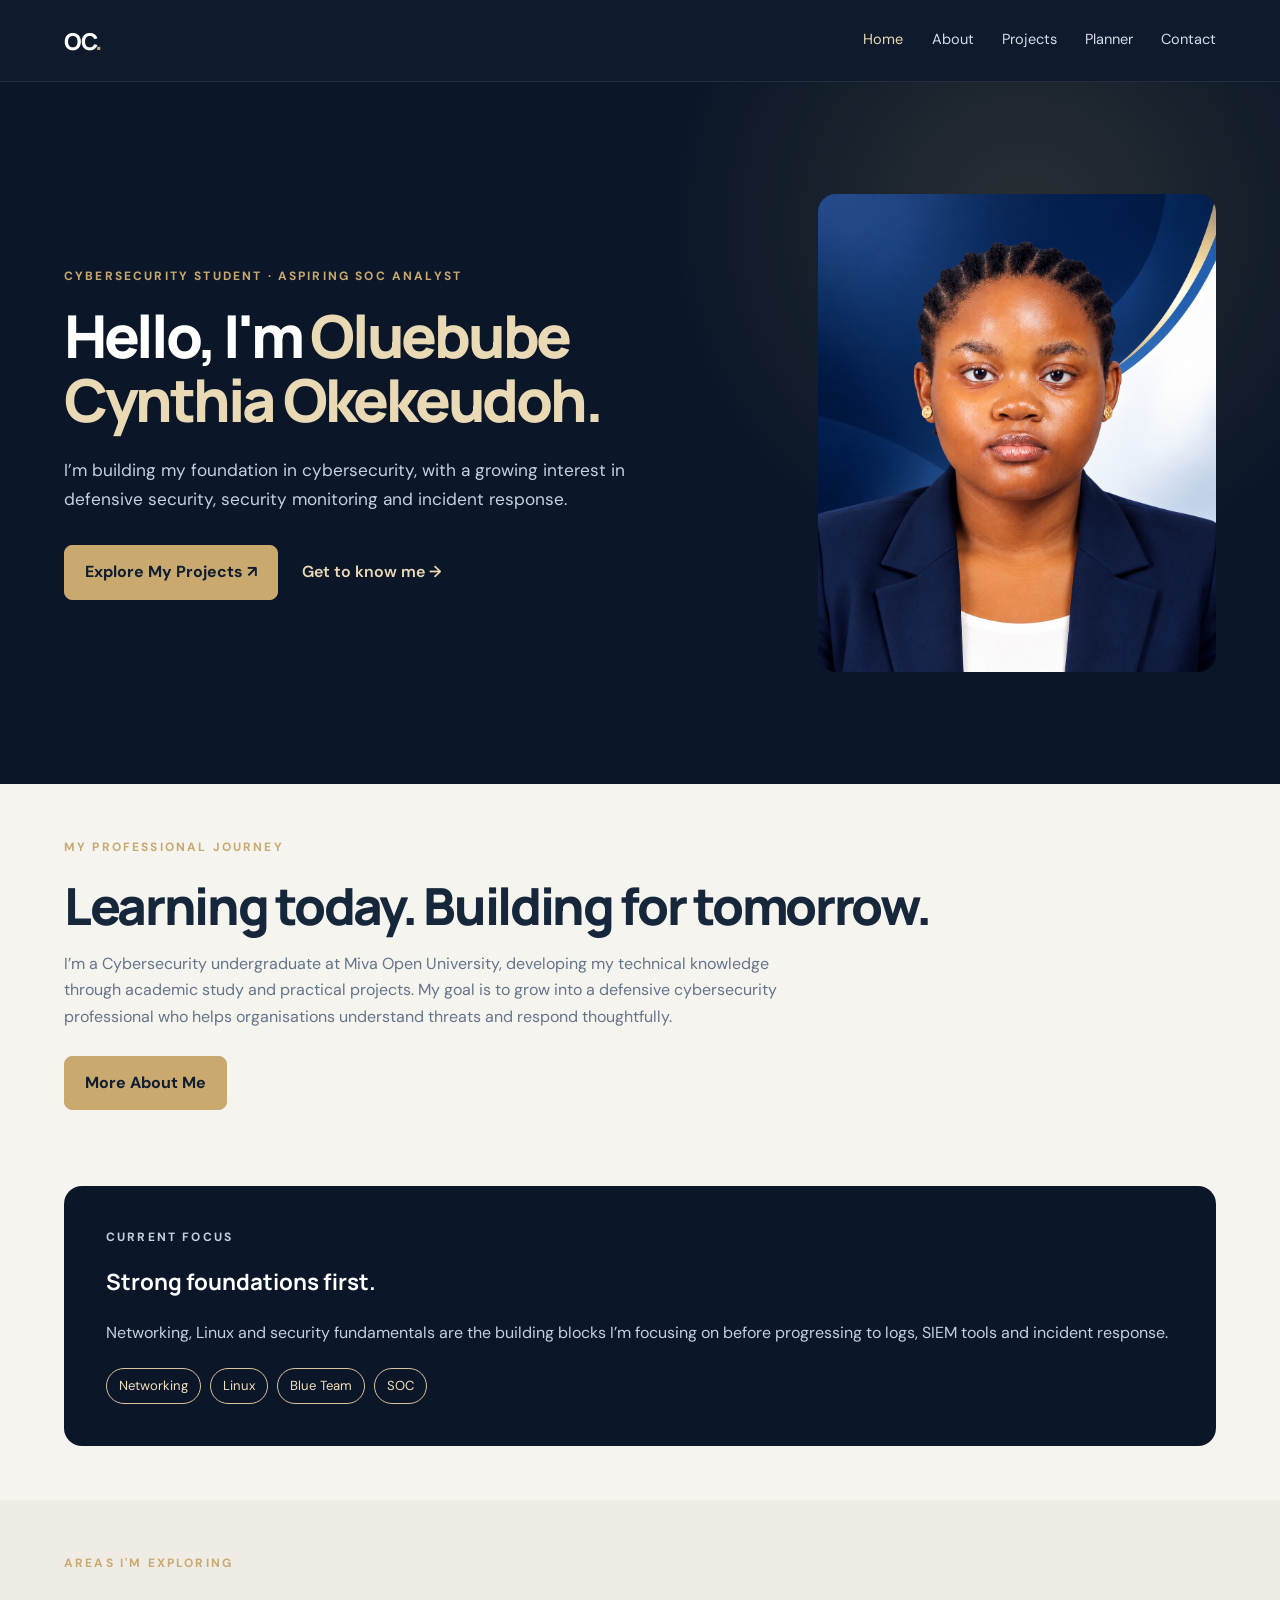
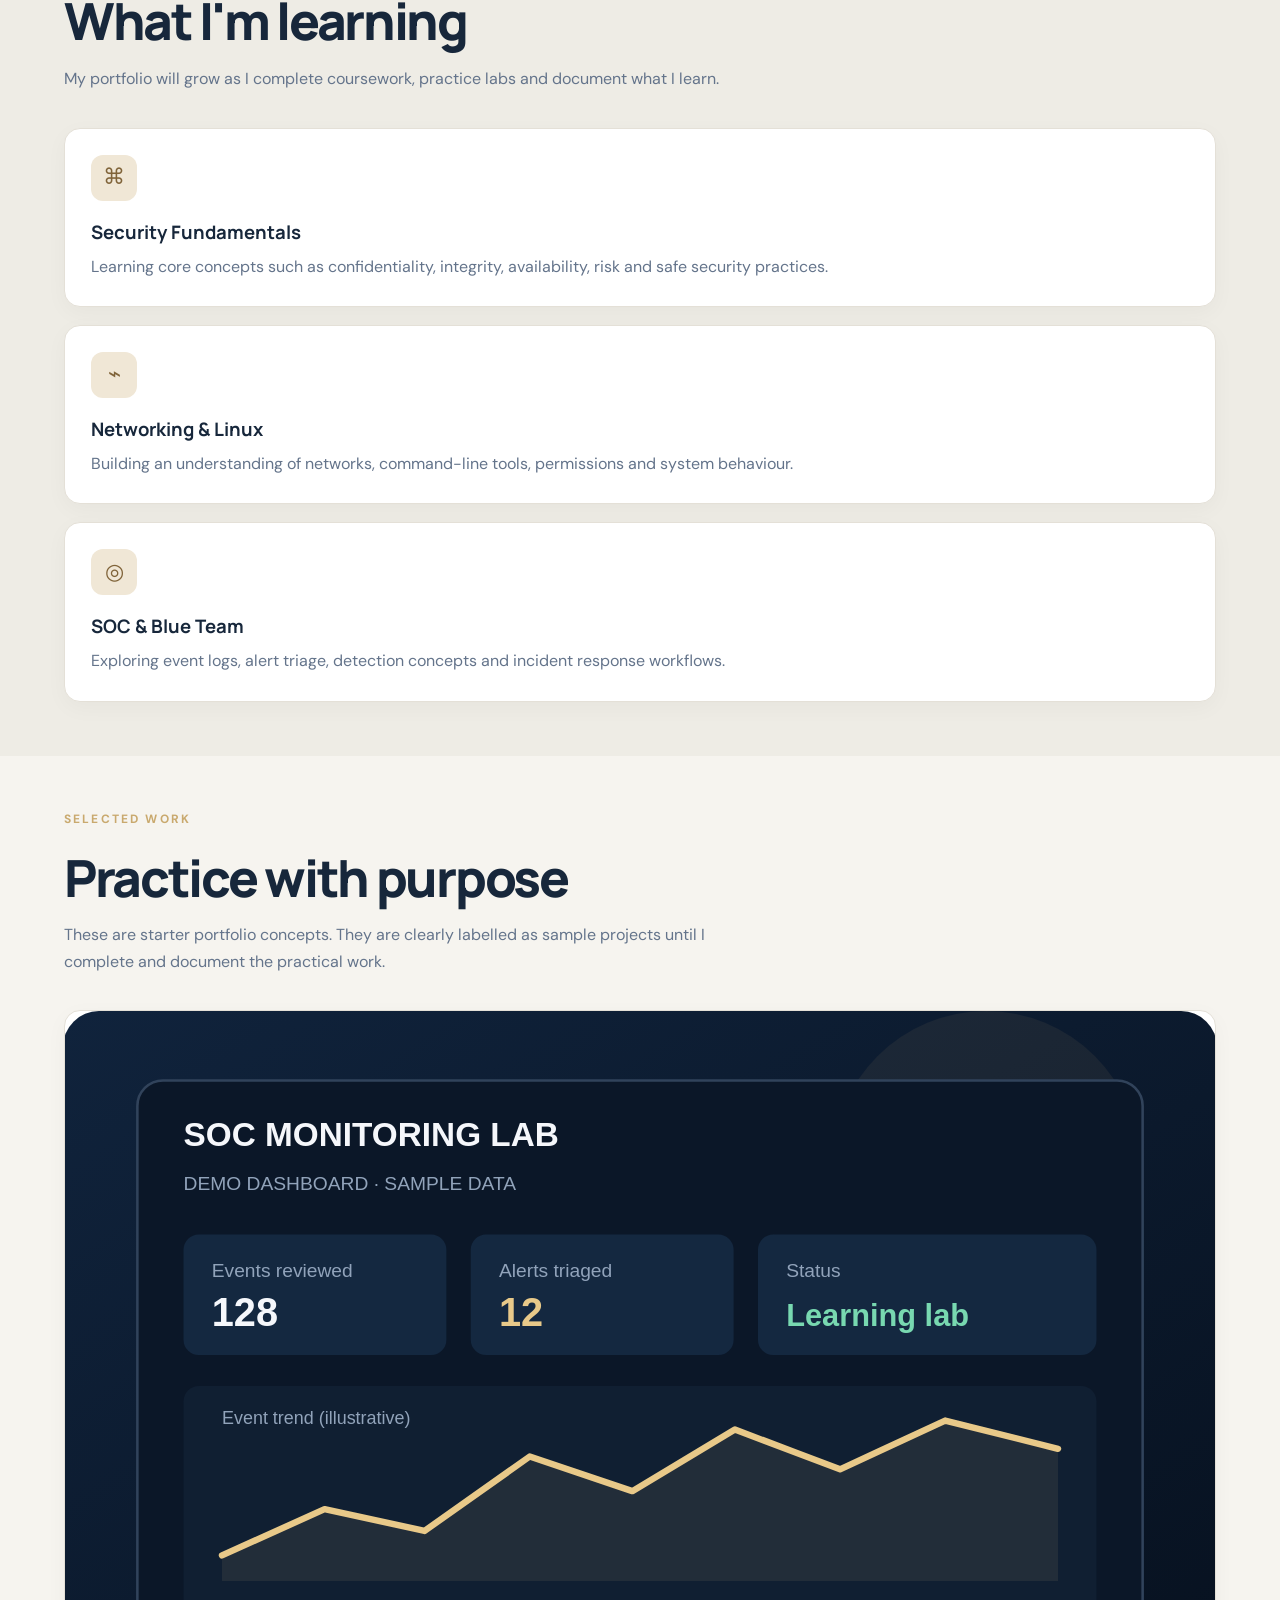
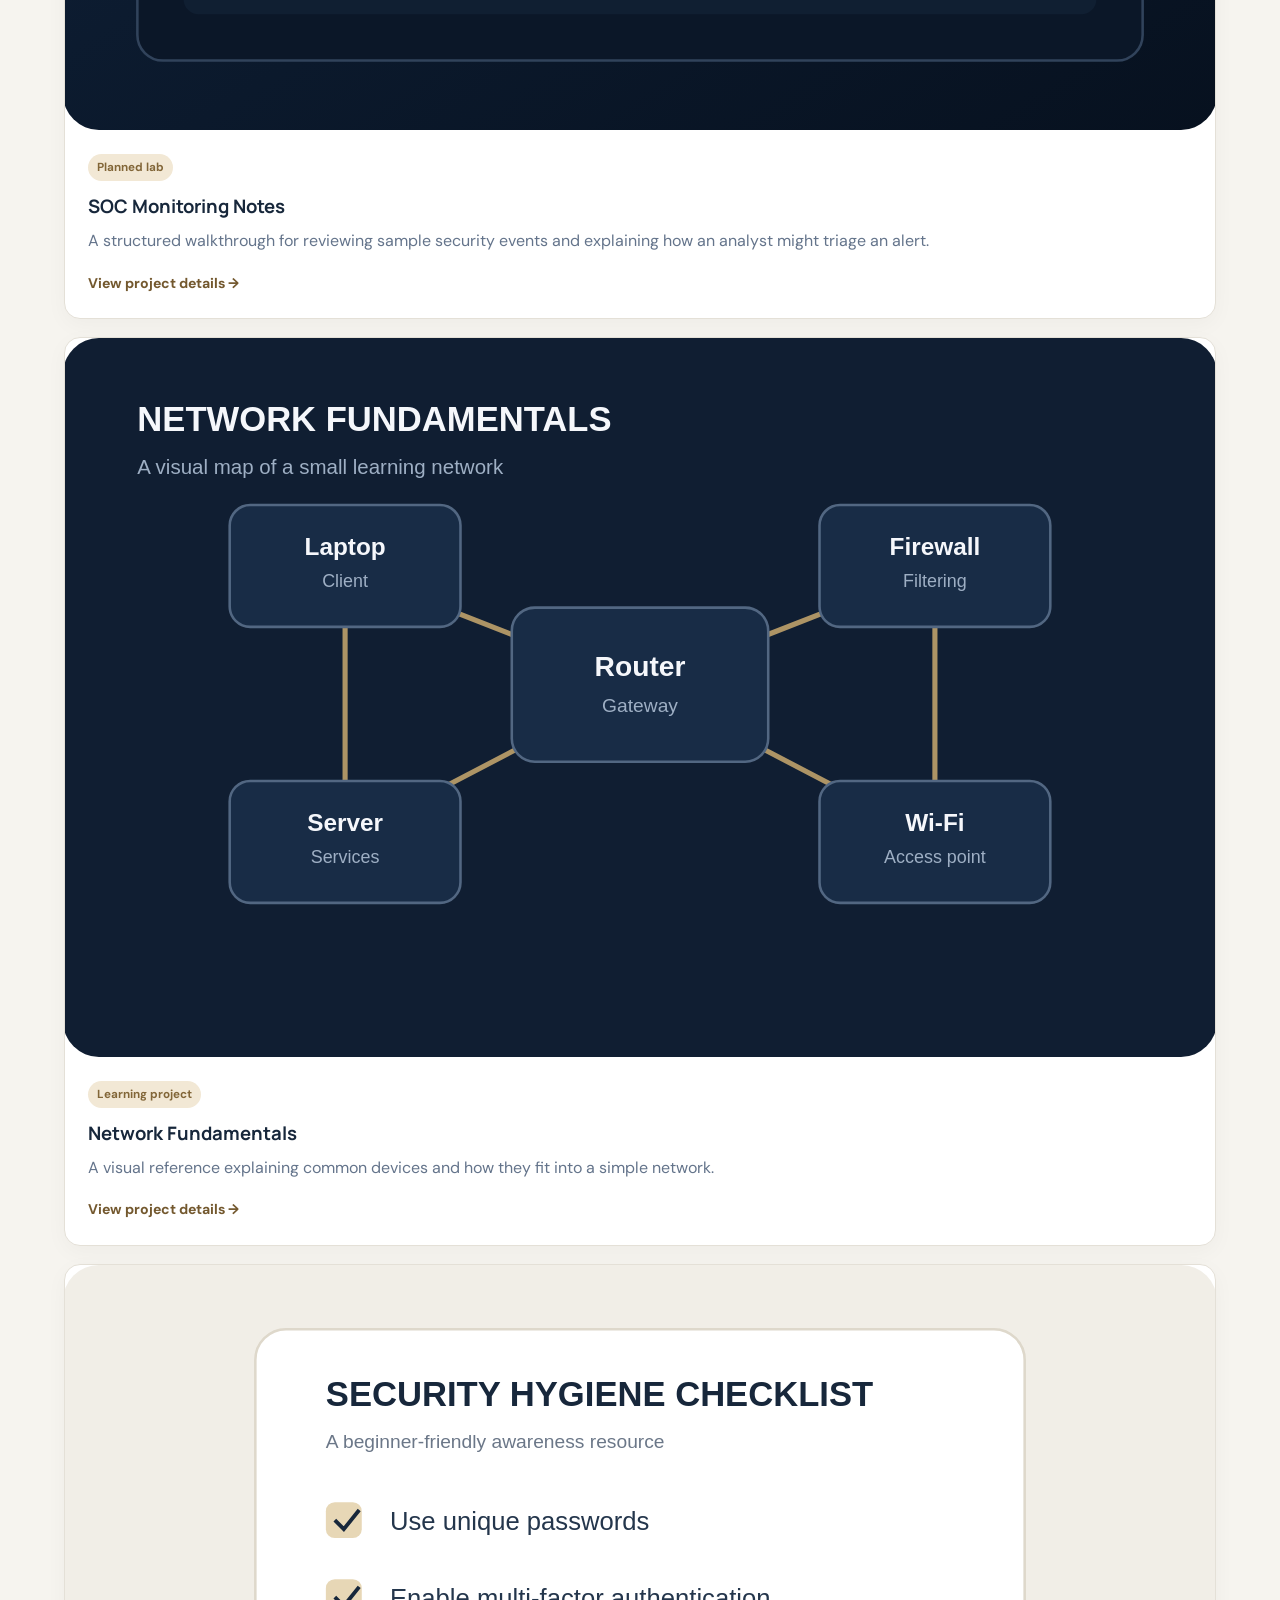
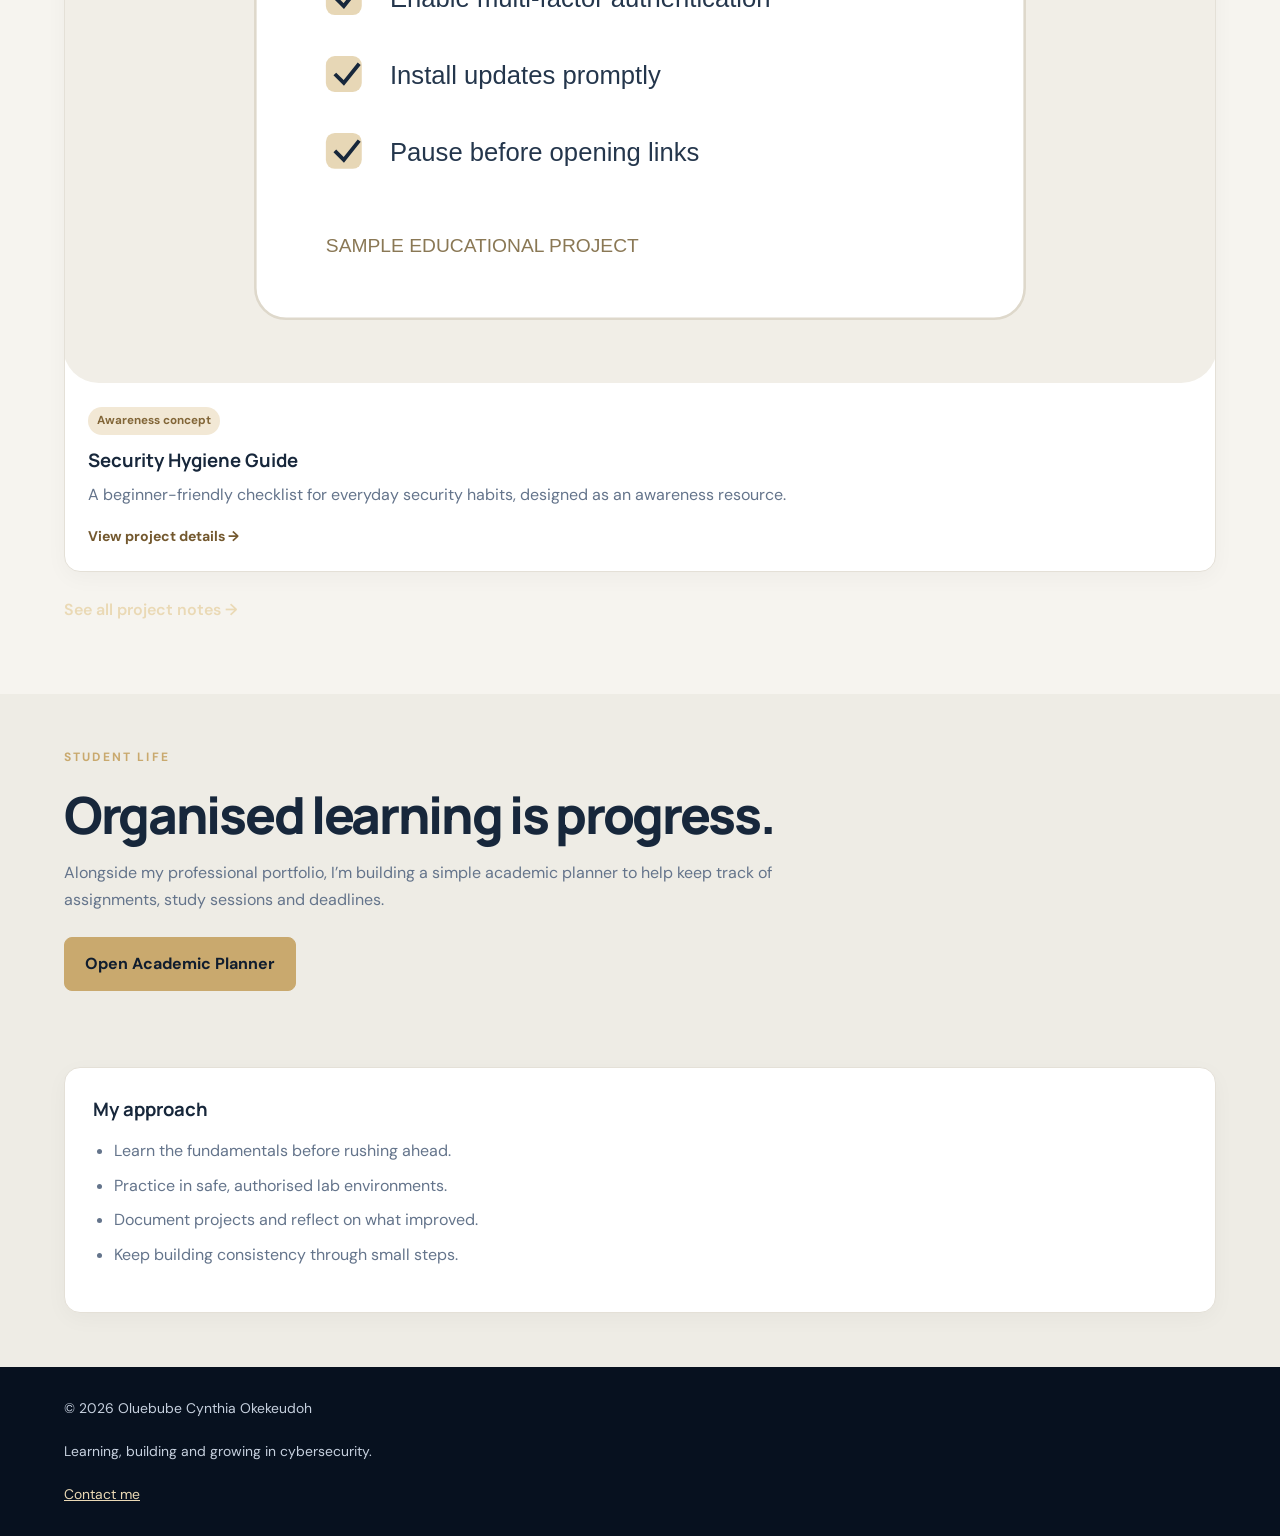
<file: index.html>
<!DOCTYPE html>
<html lang="en">
<head>
  <meta charset="UTF-8"><meta name="viewport" content="width=device-width, initial-scale=1.0">
  <meta name="description" content="Oluebube Cynthia Okekeudoh's student portfolio, cybersecurity learning journey and academic projects.">
  <title>Oluebube Cynthia Okekeudoh | Cybersecurity Portfolio</title>
  <link rel="stylesheet" href="style.css"><script src="script.js" defer></script>
</head>
<body>
<header class="site-header"><a class="brand" href="index.html" aria-label="Oluebube Cynthia Okekeudoh home">OC<span>.</span></a>
<button class="menu-toggle" aria-expanded="false" aria-controls="main-nav">Menu ☰</button>
<nav id="main-nav" aria-label="Main navigation"><a href="index.html" aria-current="page">Home</a><a href="about.html">About</a><a href="projects.html">Projects</a><a href="planner.html">Planner</a><a href="contact.html">Contact</a></nav></header>
<main>
<section class="hero">
  <div class="hero-content fade-in"><p class="eyebrow">CYBERSECURITY STUDENT · ASPIRING SOC ANALYST</p>
  <h1>Hello, I'm <span>Oluebube Cynthia Okekeudoh.</span></h1>
  <p class="hero-description">I’m building my foundation in cybersecurity, with a growing interest in defensive security, security monitoring and incident response.</p>
  <div class="hero-actions"><a class="button" href="projects.html">Explore My Projects ↗</a><a class="text-link" href="about.html">Get to know me →</a></div>
  </div>
  <div class="hero-image fade-in"><img src="images/profile.jpg" alt="Portrait of Oluebube Cynthia Okekeudoh" onerror="this.style.display='none';this.parentElement.insertAdjacentHTML('beforeend','<div class=&quot;initials&quot;>OC</div>')"></div>
</section>
<section class="section"><div class="container split">
  <div><p class="eyebrow">MY PROFESSIONAL JOURNEY</p><h2>Learning today. Building for tomorrow.</h2><p class="section-intro">I’m a Cybersecurity undergraduate at Miva Open University, developing my technical knowledge through academic study and practical projects. My goal is to grow into a defensive cybersecurity professional who helps organisations understand threats and respond thoughtfully.</p><p style="margin-top:26px"><a class="button" href="about.html">More About Me</a></p></div>
  <div class="feature-panel"><p class="eyebrow">CURRENT FOCUS</p><h3>Strong foundations first.</h3><p>Networking, Linux and security fundamentals are the building blocks I’m focusing on before progressing to logs, SIEM tools and incident response.</p><div class="pill-row"><span class="pill">Networking</span><span class="pill">Linux</span><span class="pill">Blue Team</span><span class="pill">SOC</span></div></div>
</div></section>
<section class="section" style="background:#eeece5"><div class="container"><div class="section-head"><p class="eyebrow">AREAS I'M EXPLORING</p><h2>What I'm learning</h2><p class="section-intro">My portfolio will grow as I complete coursework, practice labs and document what I learn.</p></div>
<div class="focus-grid"><article class="focus-card"><div class="icon-box">⌘</div><h3>Security Fundamentals</h3><p>Learning core concepts such as confidentiality, integrity, availability, risk and safe security practices.</p></article><article class="focus-card"><div class="icon-box">⌁</div><h3>Networking & Linux</h3><p>Building an understanding of networks, command-line tools, permissions and system behaviour.</p></article><article class="focus-card"><div class="icon-box">◎</div><h3>SOC & Blue Team</h3><p>Exploring event logs, alert triage, detection concepts and incident response workflows.</p></article></div>
</div></section>
<section class="section"><div class="container"><div class="section-head"><p class="eyebrow">SELECTED WORK</p><h2>Practice with purpose</h2><p class="section-intro">These are starter portfolio concepts. They are clearly labelled as sample projects until I complete and document the practical work.</p></div>
<div class="project-grid"><article class="project-card"><img src="images/project-soc.svg" alt="Illustration of a sample SOC monitoring dashboard"><div class="project-body"><span class="project-tag">Planned lab</span><h3>SOC Monitoring Notes</h3><p>A structured walkthrough for reviewing sample security events and explaining how an analyst might triage an alert.</p><div class="project-links"><a href="projects.html">View project details →</a></div></div></article>
<article class="project-card"><img src="images/project-network.svg" alt="Illustration of a small network diagram"><div class="project-body"><span class="project-tag">Learning project</span><h3>Network Fundamentals</h3><p>A visual reference explaining common devices and how they fit into a simple network.</p><div class="project-links"><a href="projects.html">View project details →</a></div></div></article>
<article class="project-card"><img src="images/project-checklist.svg" alt="Illustration of a cybersecurity hygiene checklist"><div class="project-body"><span class="project-tag">Awareness concept</span><h3>Security Hygiene Guide</h3><p>A beginner-friendly checklist for everyday security habits, designed as an awareness resource.</p><div class="project-links"><a href="projects.html">View project details →</a></div></div></article></div>
<p style="margin-top:25px"><a class="text-link" href="projects.html">See all project notes →</a></p></div></section>
<section class="section" style="background:#eeece5"><div class="container split"><div><p class="eyebrow">STUDENT LIFE</p><h2>Organised learning is progress.</h2><p class="section-intro">Alongside my professional portfolio, I’m building a simple academic planner to help keep track of assignments, study sessions and deadlines.</p><p style="margin-top:24px"><a class="button" href="planner.html">Open Academic Planner</a></p></div><div class="content-card" style="padding:28px"><h3>My approach</h3><ul class="bullet-list"><li>Learn the fundamentals before rushing ahead.</li><li>Practice in safe, authorised lab environments.</li><li>Document projects and reflect on what improved.</li><li>Keep building consistency through small steps.</li></ul></div></div></section>
</main>
<footer class="site-footer"><p>© <span id="current-year"></span> Oluebube Cynthia Okekeudoh</p><p>Learning, building and growing in cybersecurity.</p><p><a href="contact.html">Contact me</a></p></footer>
</body></html>
</file>
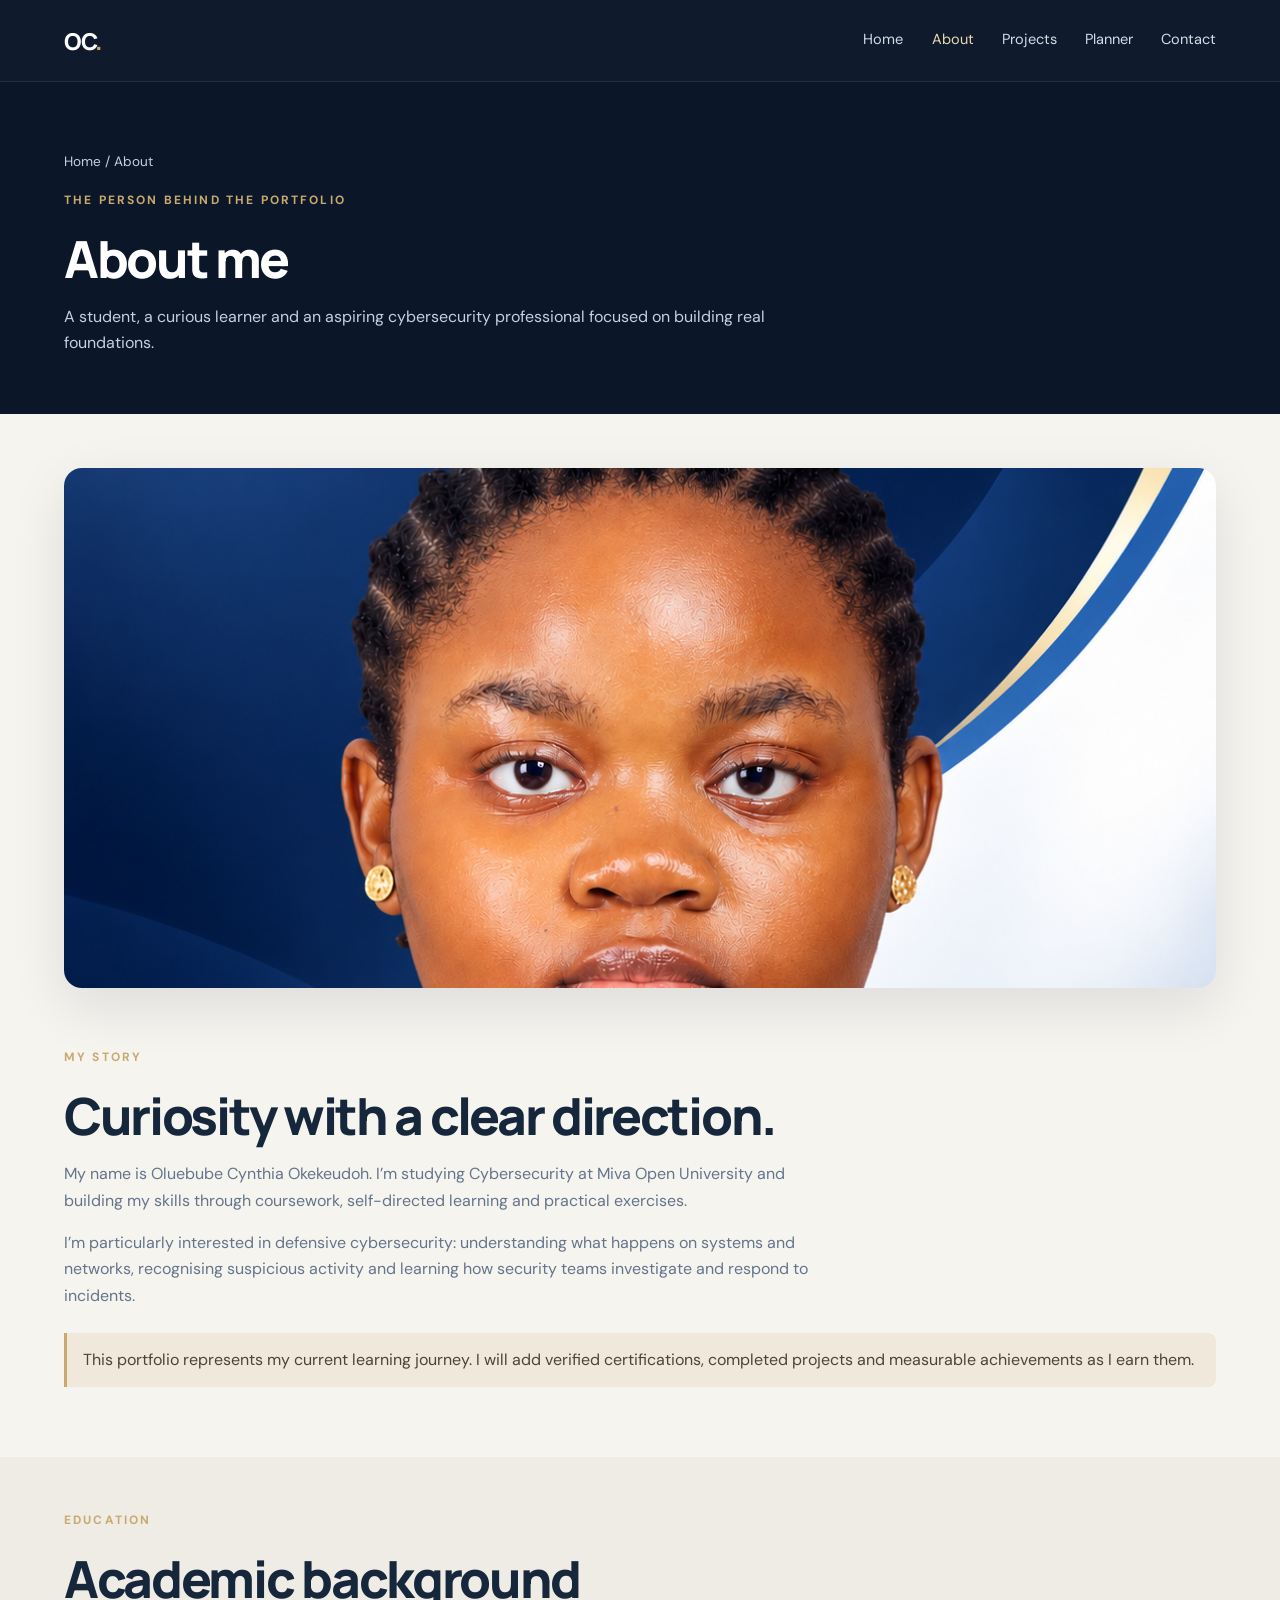
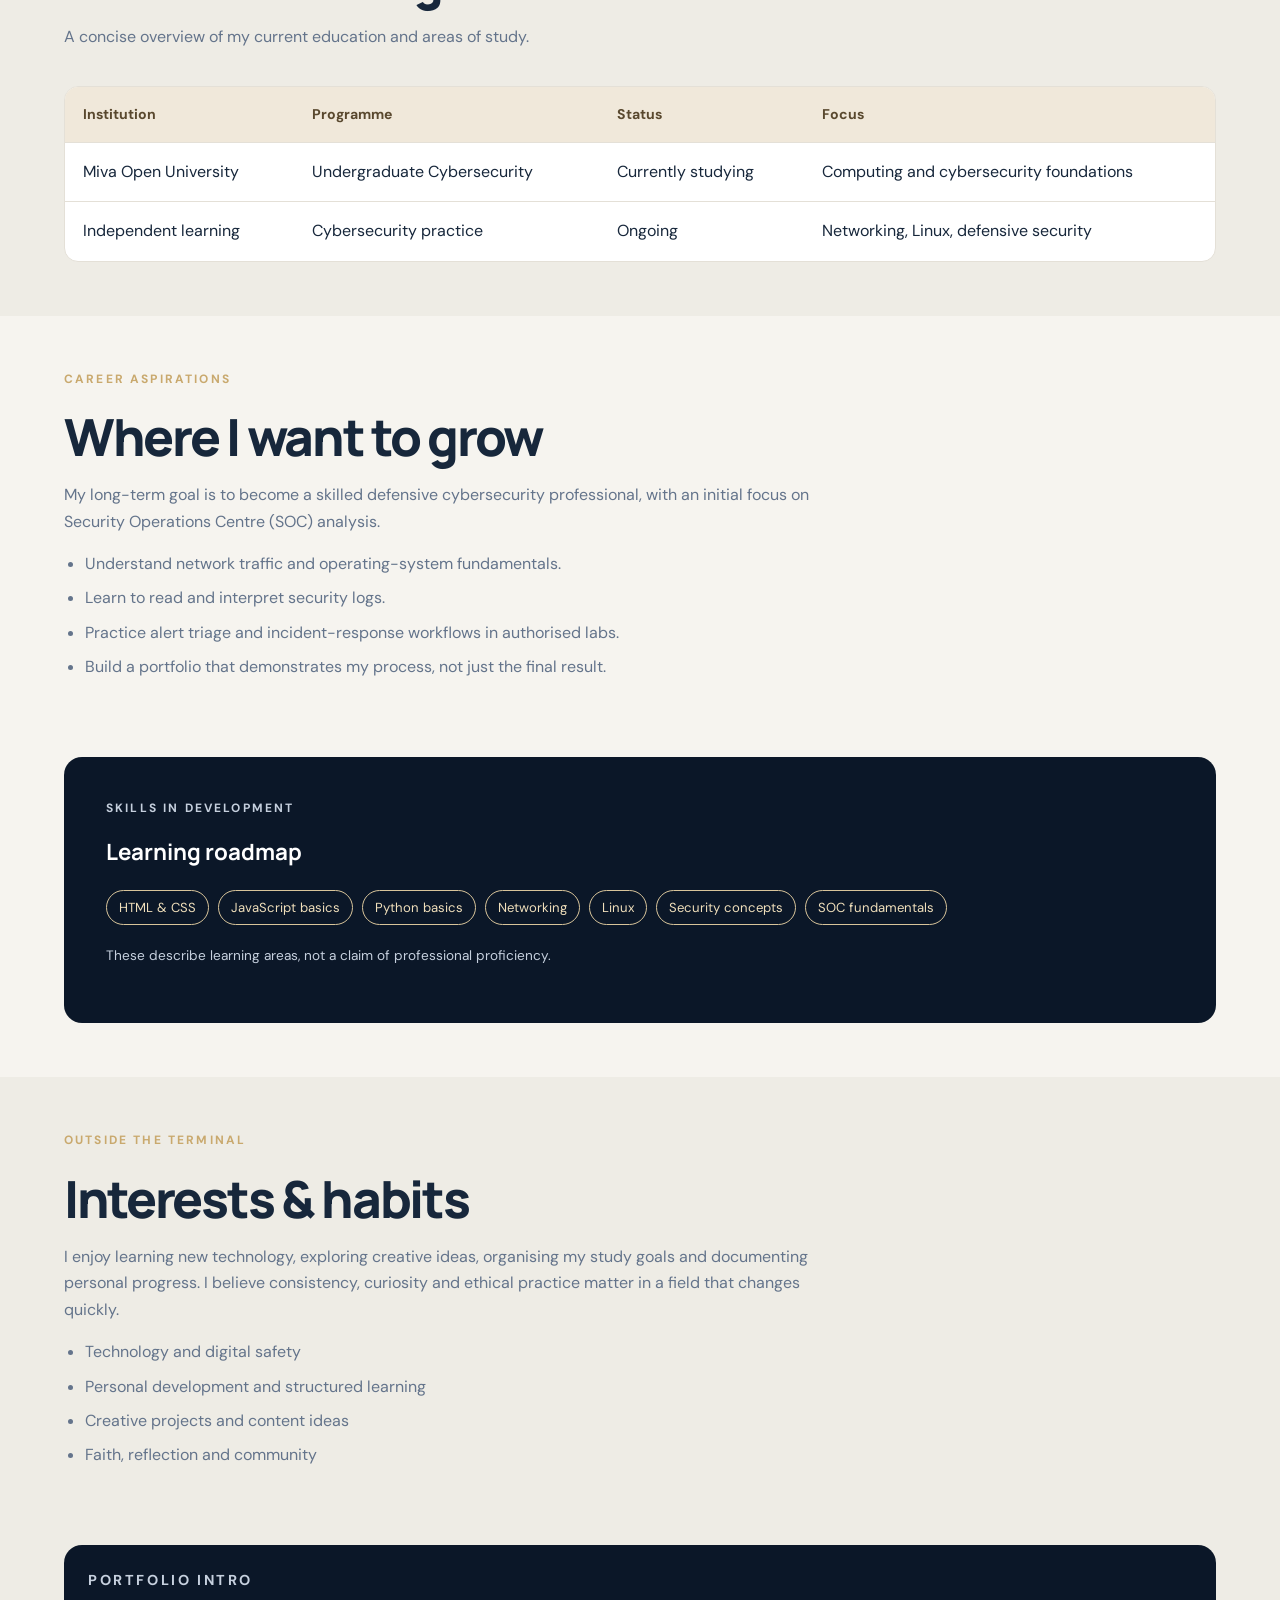
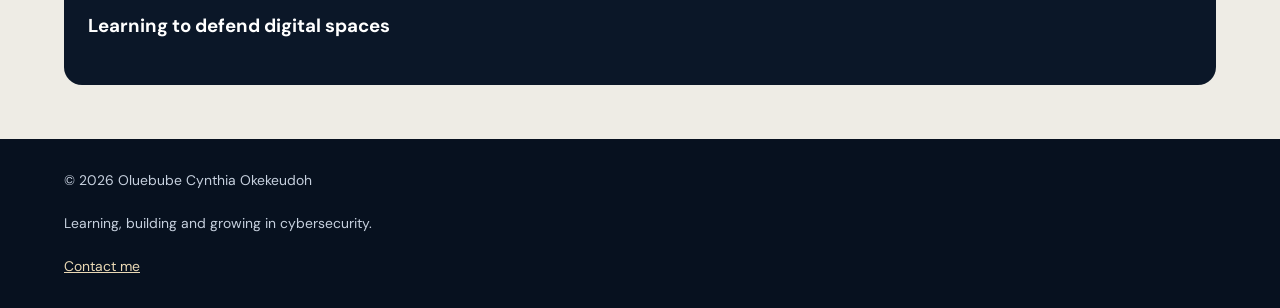
<file: about.html>
<!DOCTYPE html>
<html lang="en"><head><meta charset="UTF-8"><meta name="viewport" content="width=device-width, initial-scale=1.0"><meta name="description" content="About Oluebube Cynthia Okekeudoh, her education, career interests and technical learning."><title>About Me | Oluebube Cynthia Okekeudoh</title><link rel="stylesheet" href="style.css"><script src="script.js" defer></script></head>
<body><header class="site-header"><a class="brand" href="index.html">OC<span>.</span></a><button class="menu-toggle" aria-expanded="false" aria-controls="main-nav">Menu ☰</button><nav id="main-nav" aria-label="Main navigation"><a href="index.html">Home</a><a href="about.html" aria-current="page">About</a><a href="projects.html">Projects</a><a href="planner.html">Planner</a><a href="contact.html">Contact</a></nav></header>
<main><section class="page-heading"><div class="container"><p class="breadcrumb">Home / About</p><p class="eyebrow">THE PERSON BEHIND THE PORTFOLIO</p><h1>About me</h1><p>A student, a curious learner and an aspiring cybersecurity professional focused on building real foundations.</p></div></section>
<section class="section"><div class="container split"><div><img class="about-photo" src="images/profile.jpg" alt="Portrait of Oluebube Cynthia Okekeudoh"></div><div><p class="eyebrow">MY STORY</p><h2>Curiosity with a clear direction.</h2><p class="section-intro">My name is Oluebube Cynthia Okekeudoh. I’m studying Cybersecurity at Miva Open University and building my skills through coursework, self-directed learning and practical exercises.</p><p class="section-intro" style="margin-top:16px">I’m particularly interested in defensive cybersecurity: understanding what happens on systems and networks, recognising suspicious activity and learning how security teams investigate and respond to incidents.</p><p class="notice" style="margin-top:24px">This portfolio represents my current learning journey. I will add verified certifications, completed projects and measurable achievements as I earn them.</p></div></div></section>
<section class="section" style="background:#eeece5"><div class="container"><div class="section-head"><p class="eyebrow">EDUCATION</p><h2>Academic background</h2><p class="section-intro">A concise overview of my current education and areas of study.</p></div><div class="table-wrap"><table><thead><tr><th>Institution</th><th>Programme</th><th>Status</th><th>Focus</th></tr></thead><tbody><tr><td>Miva Open University</td><td>Undergraduate Cybersecurity</td><td>Currently studying</td><td>Computing and cybersecurity foundations</td></tr><tr><td>Independent learning</td><td>Cybersecurity practice</td><td>Ongoing</td><td>Networking, Linux, defensive security</td></tr></tbody></table></div></div></section>
<section class="section"><div class="container split"><div><p class="eyebrow">CAREER ASPIRATIONS</p><h2>Where I want to grow</h2><p class="section-intro">My long-term goal is to become a skilled defensive cybersecurity professional, with an initial focus on Security Operations Centre (SOC) analysis.</p><ul class="bullet-list"><li>Understand network traffic and operating-system fundamentals.</li><li>Learn to read and interpret security logs.</li><li>Practice alert triage and incident-response workflows in authorised labs.</li><li>Build a portfolio that demonstrates my process, not just the final result.</li></ul></div><div class="feature-panel"><p class="eyebrow">SKILLS IN DEVELOPMENT</p><h3>Learning roadmap</h3><div class="pill-row"><span class="pill">HTML & CSS</span><span class="pill">JavaScript basics</span><span class="pill">Python basics</span><span class="pill">Networking</span><span class="pill">Linux</span><span class="pill">Security concepts</span><span class="pill">SOC fundamentals</span></div><p class="small-note" style="color:#c6d0de;margin-top:20px">These describe learning areas, not a claim of professional proficiency.</p></div></div></section>
<section class="section" style="background:#eeece5"><div class="container split"><div><p class="eyebrow">OUTSIDE THE TERMINAL</p><h2>Interests & habits</h2><p class="section-intro">I enjoy learning new technology, exploring creative ideas, organising my study goals and documenting personal progress. I believe consistency, curiosity and ethical practice matter in a field that changes quickly.</p><ul class="bullet-list"><li>Technology and digital safety</li><li>Personal development and structured learning</li><li>Creative projects and content ideas</li><li>Faith, reflection and community</li></ul></div><div class="media-panel"><p class="eyebrow">PORTFOLIO INTRO</p><h3>Learning to defend digital spaces</h3></div></div></section>
</main><footer class="site-footer"><p>© <span id="current-year"></span> Oluebube Cynthia Okekeudoh</p><p>Learning, building and growing in cybersecurity.</p><p><a href="contact.html">Contact me</a></p></footer></body></html>
</file>
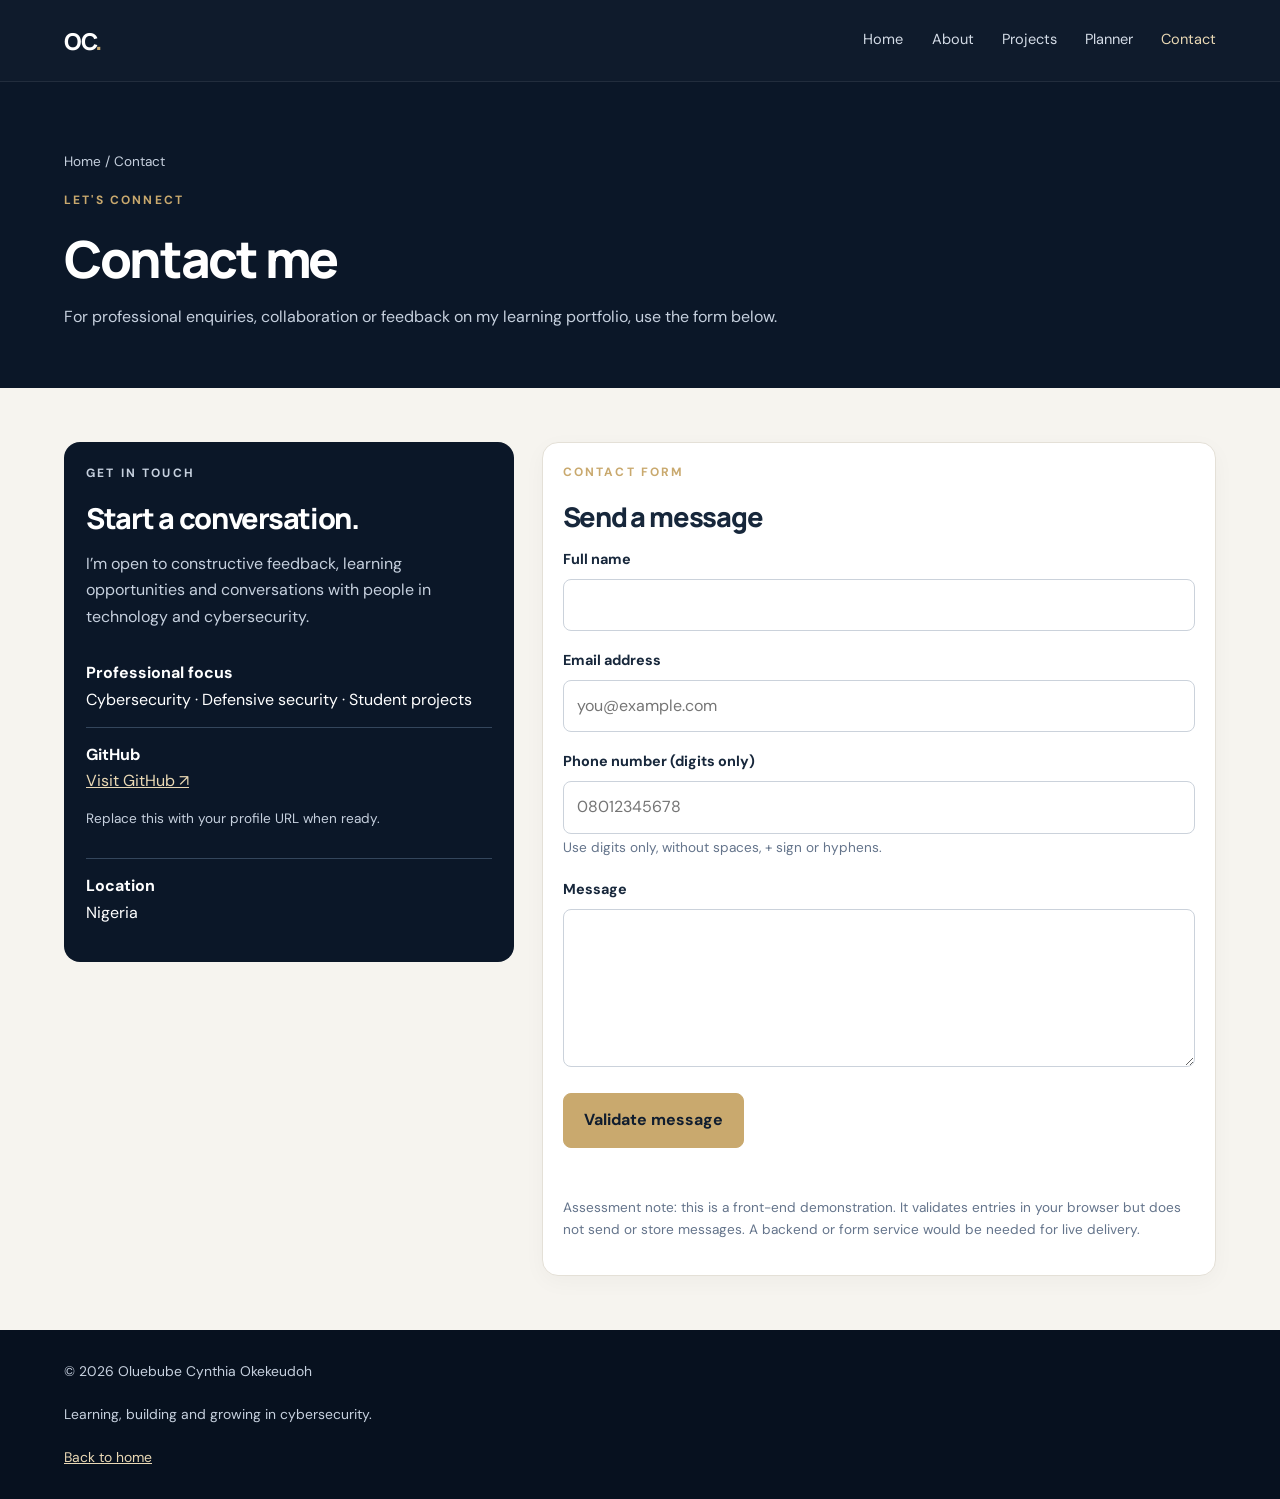
<file: contact.html>
<!DOCTYPE html>
<html lang="en"><head><meta charset="UTF-8"><meta name="viewport" content="width=device-width, initial-scale=1.0"><meta name="description" content="Contact Oluebube Cynthia Okekeudoh about cybersecurity learning and portfolio projects."><title>Contact | Oluebube Cynthia Okekeudoh</title><link rel="stylesheet" href="style.css"><script src="script.js" defer></script></head>
<body><header class="site-header"><a class="brand" href="index.html">OC<span>.</span></a><button class="menu-toggle" aria-expanded="false" aria-controls="main-nav">Menu ☰</button><nav id="main-nav" aria-label="Main navigation"><a href="index.html">Home</a><a href="about.html">About</a><a href="projects.html">Projects</a><a href="planner.html">Planner</a><a href="contact.html" aria-current="page">Contact</a></nav></header>
<main><section class="page-heading"><div class="container"><p class="breadcrumb">Home / Contact</p><p class="eyebrow">LET'S CONNECT</p><h1>Contact me</h1><p>For professional enquiries, collaboration or feedback on my learning portfolio, use the form below.</p></div></section>
<section class="section"><div class="container contact-grid"><aside class="contact-info"><p class="eyebrow">GET IN TOUCH</p><h2 style="font-size:1.8rem">Start a conversation.</h2><p>I’m open to constructive feedback, learning opportunities and conversations with people in technology and cybersecurity.</p><div class="contact-detail"><strong>Professional focus</strong><br><span>Cybersecurity · Defensive security · Student projects</span></div><div class="contact-detail"><strong>GitHub</strong><br><a href="https://github.com/" target="_blank" rel="noopener noreferrer">Visit GitHub ↗</a><p class="small-note" style="color:#c6d0de">Replace this with your profile URL when ready.</p></div><div class="contact-detail"><strong>Location</strong><br><span>Nigeria</span></div></aside>
<form id="contact-form" class="form-card" novalidate><p class="eyebrow">CONTACT FORM</p><h2 style="font-size:1.7rem">Send a message</h2><div class="field"><label for="contact-name">Full name</label><input id="contact-name" name="name" type="text" autocomplete="name" required></div><div class="field"><label for="contact-email">Email address</label><input id="contact-email" name="email" type="email" autocomplete="email" placeholder="you@example.com" required></div><div class="field"><label for="contact-phone">Phone number (digits only)</label><input id="contact-phone" name="phone" type="tel" inputmode="numeric" autocomplete="tel" placeholder="08012345678" required><small class="small-note">Use digits only, without spaces, + sign or hyphens.</small></div><div class="field"><label for="contact-message">Message</label><textarea id="contact-message" name="message" rows="5" maxlength="2000" required></textarea></div><button class="button" type="submit">Validate message</button><p id="contact-status" class="form-message" role="status" aria-live="polite"></p><p class="small-note">Assessment note: this is a front-end demonstration. It validates entries in your browser but does not send or store messages. A backend or form service would be needed for live delivery.</p></form></div></section></main>
<footer class="site-footer"><p>© <span id="current-year"></span> Oluebube Cynthia Okekeudoh</p><p>Learning, building and growing in cybersecurity.</p><p><a href="index.html">Back to home</a></p></footer></body></html>
</file>
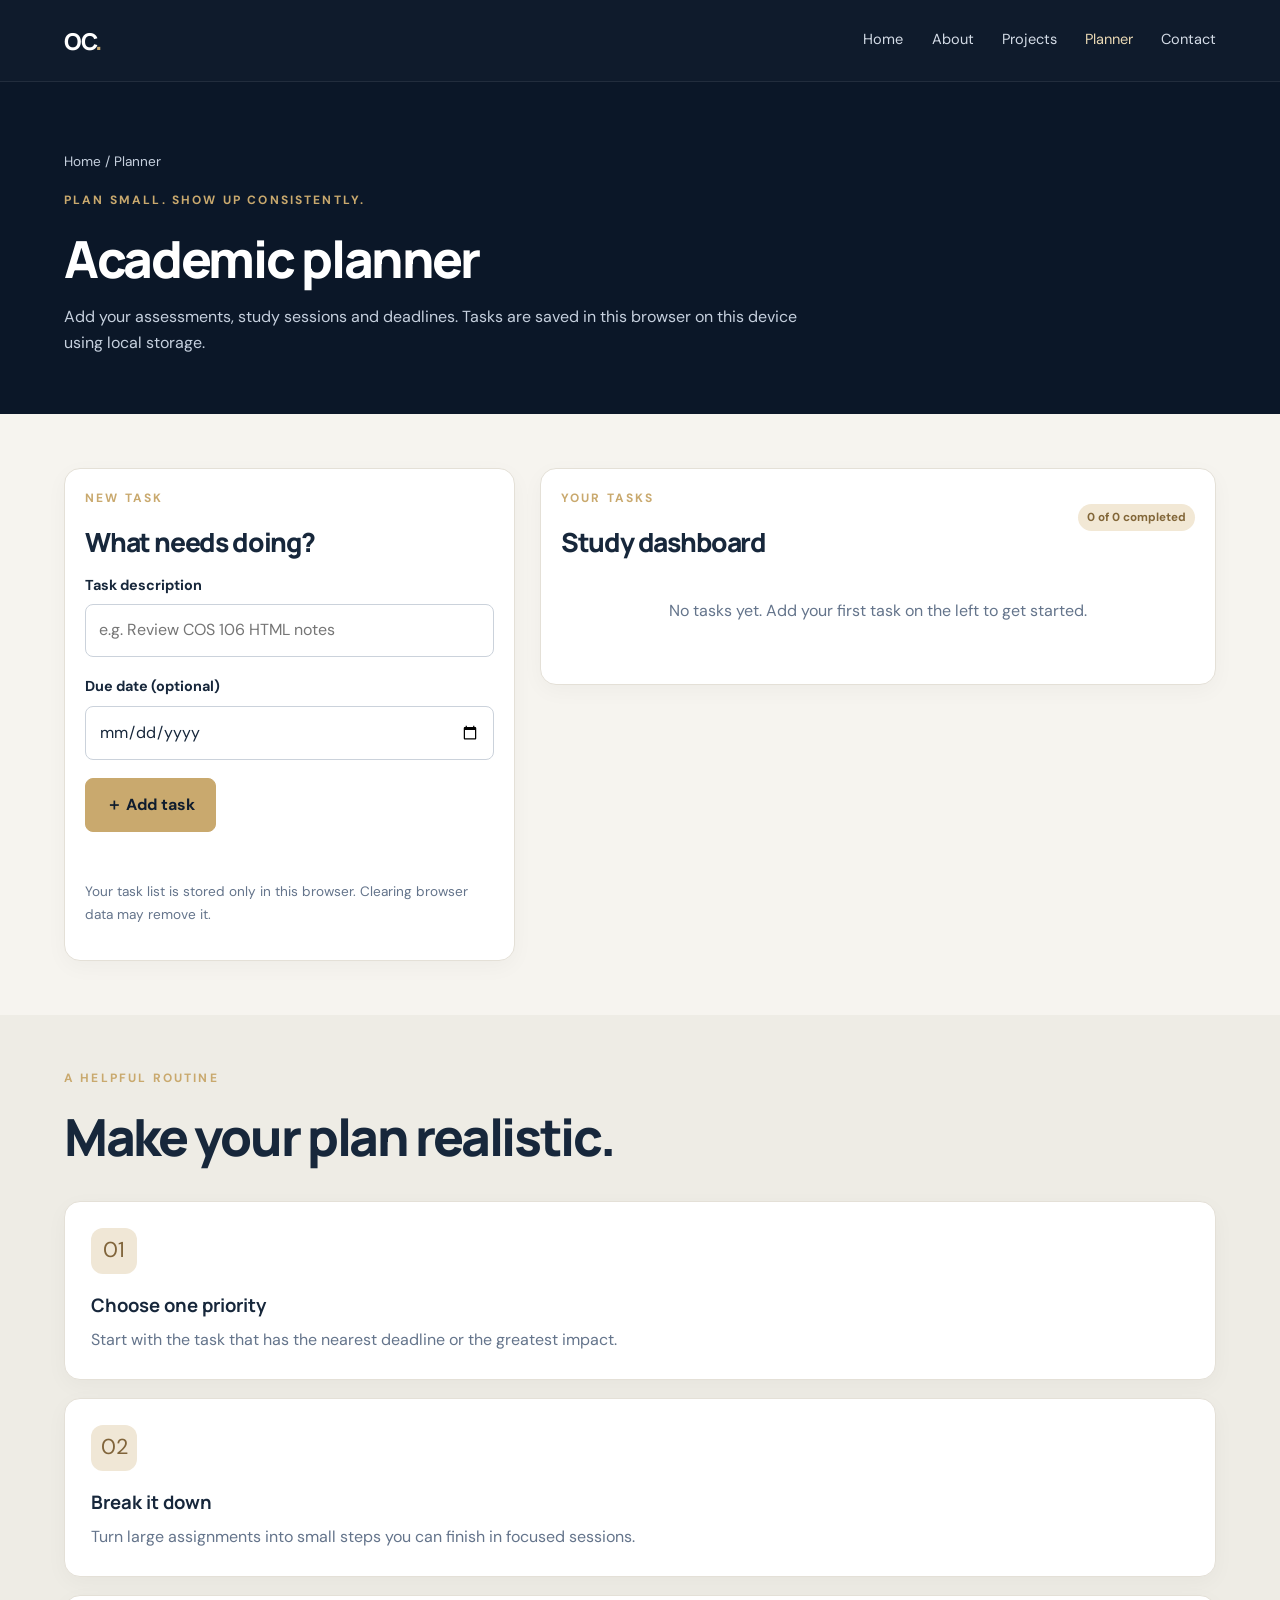
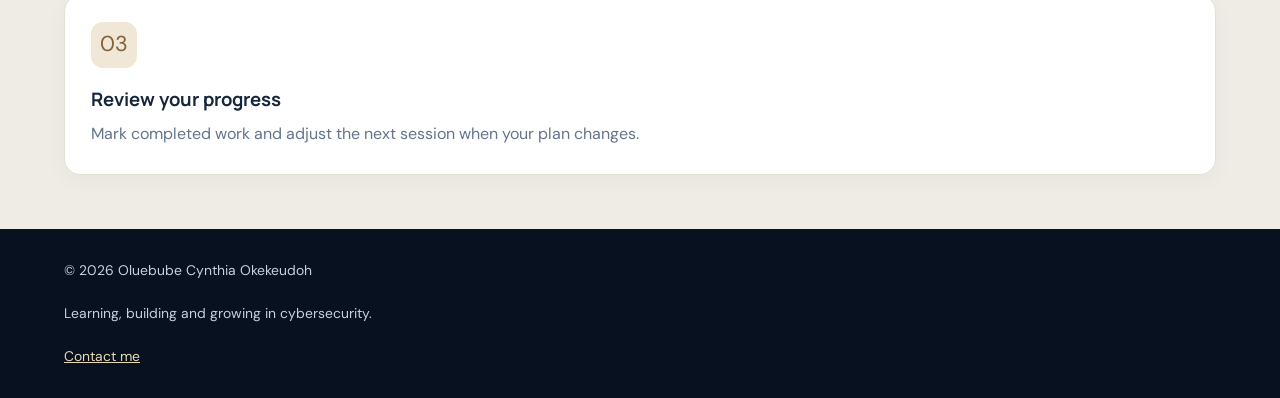
<file: planner.html>
<!DOCTYPE html>
<html lang="en"><head><meta charset="UTF-8"><meta name="viewport" content="width=device-width, initial-scale=1.0"><meta name="description" content="An interactive academic planner for assignments, study sessions and deadlines."><title>Academic Planner | Oluebube Cynthia Okekeudoh</title><link rel="stylesheet" href="style.css"><script src="script.js" defer></script></head>
<body><header class="site-header"><a class="brand" href="index.html">OC<span>.</span></a><button class="menu-toggle" aria-expanded="false" aria-controls="main-nav">Menu ☰</button><nav id="main-nav" aria-label="Main navigation"><a href="index.html">Home</a><a href="about.html">About</a><a href="projects.html">Projects</a><a href="planner.html" aria-current="page">Planner</a><a href="contact.html">Contact</a></nav></header>
<main><section class="page-heading"><div class="container"><p class="breadcrumb">Home / Planner</p><p class="eyebrow">PLAN SMALL. SHOW UP CONSISTENTLY.</p><h1>Academic planner</h1><p>Add your assessments, study sessions and deadlines. Tasks are saved in this browser on this device using local storage.</p></div></section>
<section class="section"><div class="container"><div class="planner-layout"><form id="task-form" class="planner-form"><p class="eyebrow">NEW TASK</p><h2 style="font-size:1.65rem">What needs doing?</h2><div class="field"><label for="task-input">Task description</label><input id="task-input" name="task" type="text" maxlength="180" placeholder="e.g. Review COS 106 HTML notes" required></div><div class="field"><label for="task-date">Due date (optional)</label><input id="task-date" name="due-date" type="date"></div><button class="button" type="submit">＋ Add task</button><p id="planner-message" class="form-message" role="status" aria-live="polite"></p><p class="small-note">Your task list is stored only in this browser. Clearing browser data may remove it.</p></form>
<div class="task-panel"><div style="display:flex;align-items:center;justify-content:space-between;gap:15px;flex-wrap:wrap;margin-bottom:16px"><div><p class="eyebrow">YOUR TASKS</p><h2 style="font-size:1.65rem;margin:0">Study dashboard</h2></div><span id="task-count" class="project-tag">0 completed</span></div><p id="empty-state" class="empty-state">No tasks yet. Add your first task on the left to get started.</p><ul id="task-list" class="task-list" aria-label="Academic tasks"></ul></div></div></div></section>
<section class="section" style="background:#eeece5"><div class="container"><div class="section-head"><p class="eyebrow">A HELPFUL ROUTINE</p><h2>Make your plan realistic.</h2></div><div class="focus-grid"><article class="focus-card"><div class="icon-box">01</div><h3>Choose one priority</h3><p>Start with the task that has the nearest deadline or the greatest impact.</p></article><article class="focus-card"><div class="icon-box">02</div><h3>Break it down</h3><p>Turn large assignments into small steps you can finish in focused sessions.</p></article><article class="focus-card"><div class="icon-box">03</div><h3>Review your progress</h3><p>Mark completed work and adjust the next session when your plan changes.</p></article></div></div></section></main>
<footer class="site-footer"><p>© <span id="current-year"></span> Oluebube Cynthia Okekeudoh</p><p>Learning, building and growing in cybersecurity.</p><p><a href="contact.html">Contact me</a></p></footer></body></html>
</file>
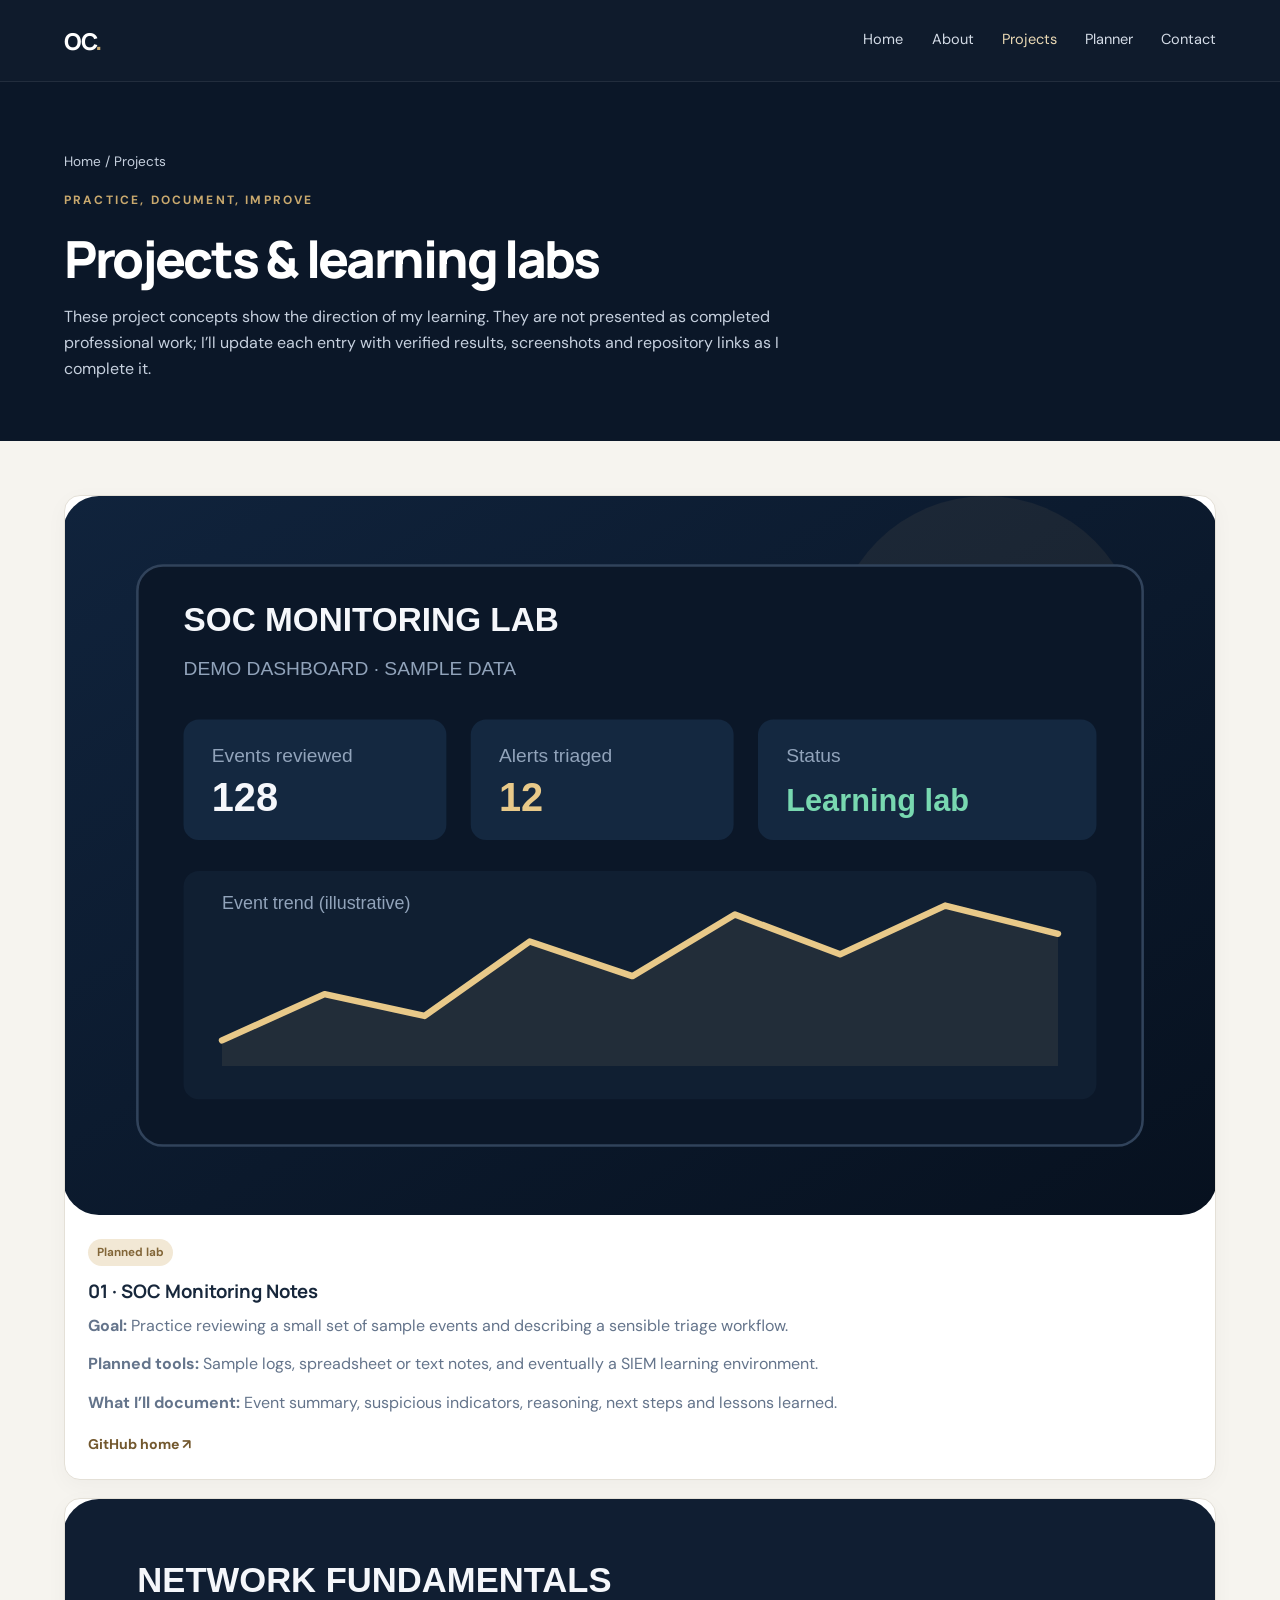
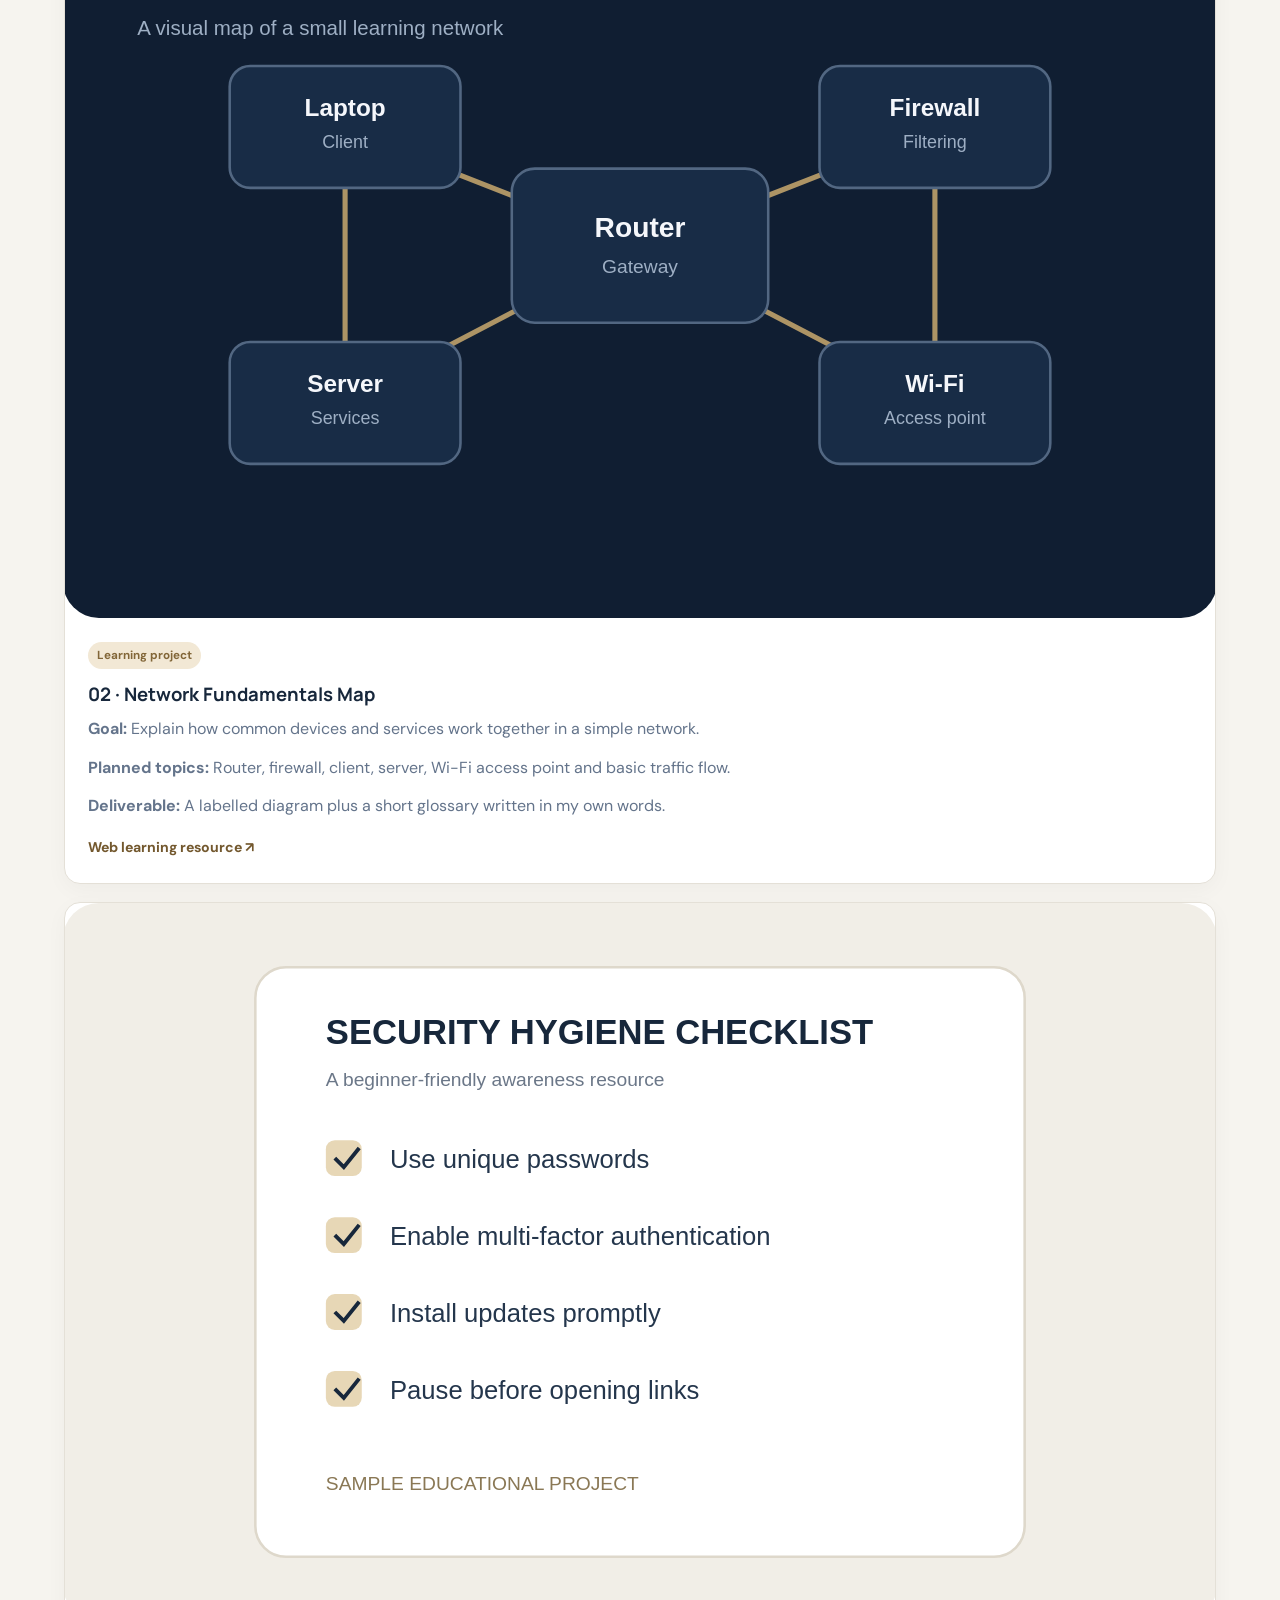
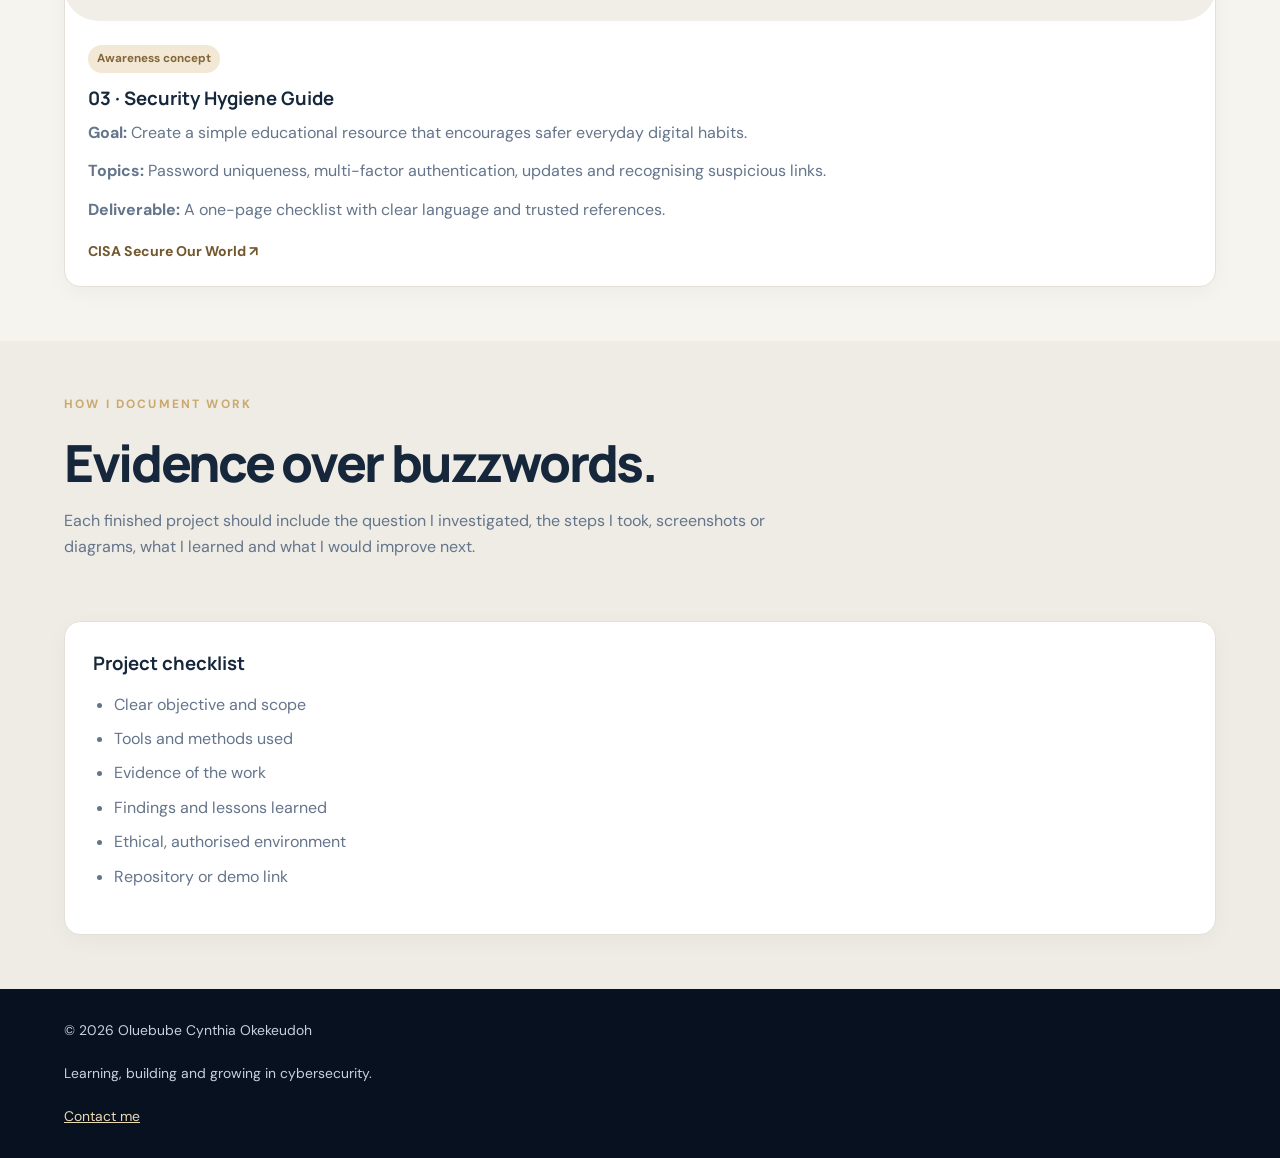
<file: projects.html>
<!DOCTYPE html>
<html lang="en"><head><meta charset="UTF-8"><meta name="viewport" content="width=device-width, initial-scale=1.0"><meta name="description" content="Sample and planned cybersecurity projects by Oluebube Cynthia Okekeudoh."><title>Projects | Oluebube Cynthia Okekeudoh</title><link rel="stylesheet" href="style.css"><script src="script.js" defer></script></head>
<body><header class="site-header"><a class="brand" href="index.html">OC<span>.</span></a><button class="menu-toggle" aria-expanded="false" aria-controls="main-nav">Menu ☰</button><nav id="main-nav" aria-label="Main navigation"><a href="index.html">Home</a><a href="about.html">About</a><a href="projects.html" aria-current="page">Projects</a><a href="planner.html">Planner</a><a href="contact.html">Contact</a></nav></header>
<section><section class="page-heading"><div class="container"><p class="breadcrumb">Home / Projects</p><p class="eyebrow">PRACTICE, DOCUMENT, IMPROVE</p><h1>Projects & learning labs</h1><p>These project concepts show the direction of my learning. They are not presented as completed professional work; I’ll update each entry with verified results, screenshots and repository links as I complete it.</p></div></section>
<div class="section"><div class="container"><article class="project-grid">
<article class="project-card"><img src="images/project-soc.svg" alt="Illustration of a sample SOC monitoring dashboard"><div class="project-body"><span class="project-tag">Planned lab</span><h3>01 · SOC Monitoring Notes</h3><p><strong>Goal:</strong> Practice reviewing a small set of sample events and describing a sensible triage workflow.</p><p style="margin-top:12px"><strong>Planned tools:</strong> Sample logs, spreadsheet or text notes, and eventually a SIEM learning environment.</p><p style="margin-top:12px"><strong>What I’ll document:</strong> Event summary, suspicious indicators, reasoning, next steps and lessons learned.</p><div class="project-links"><a href="https://github.com/" target="_blank" rel="noopener noreferrer">GitHub home ↗</a></div></div></article>
<article class="project-card"><img src="images/project-network.svg" alt="Illustration of a small network diagram"><div class="project-body"><span class="project-tag">Learning project</span><h3>02 · Network Fundamentals Map</h3><p><strong>Goal:</strong> Explain how common devices and services work together in a simple network.</p><p style="margin-top:12px"><strong>Planned topics:</strong> Router, firewall, client, server, Wi-Fi access point and basic traffic flow.</p><p style="margin-top:12px"><strong>Deliverable:</strong> A labelled diagram plus a short glossary written in my own words.</p><div class="project-links"><a href="https://developer.mozilla.org/" target="_blank" rel="noopener noreferrer">Web learning resource ↗</a></div></div></article>
<article class="project-card"><img src="images/project-checklist.svg" alt="Illustration of a cybersecurity hygiene checklist"><div class="project-body"><span class="project-tag">Awareness concept</span><h3>03 · Security Hygiene Guide</h3><p><strong>Goal:</strong> Create a simple educational resource that encourages safer everyday digital habits.</p><p style="margin-top:12px"><strong>Topics:</strong> Password uniqueness, multi-factor authentication, updates and recognising suspicious links.</p><p style="margin-top:12px"><strong>Deliverable:</strong> A one-page checklist with clear language and trusted references.</p><div class="project-links"><a href="https://www.cisa.gov/secure-our-world" target="_blank" rel="noopener noreferrer">CISA Secure Our World ↗</a></div></div></article>
</article></div></div></section>
<section class="section" style="background:#eeece5"><div class="container split"><div><p class="eyebrow">HOW I DOCUMENT WORK</p><h2>Evidence over buzzwords.</h2><p class="section-intro">Each finished project should include the question I investigated, the steps I took, screenshots or diagrams, what I learned and what I would improve next.</p></div><div class="content-card" style="padding:28px"><h3>Project checklist</h3><ul class="bullet-list"><li>Clear objective and scope</li><li>Tools and methods used</li><li>Evidence of the work</li><li>Findings and lessons learned</li><li>Ethical, authorised environment</li><li>Repository or demo link</li></ul></div></div></section></main>
<footer class="site-footer"><p>© <span id="current-year"></span> Oluebube Cynthia Okekeudoh</p><p>Learning, building and growing in cybersecurity.</p><p><a href="contact.html">Contact me</a></p></footer></body></html>
</file>
<file: style.css>
@import url("https://fonts.googleapis.com/css2?family=DM+Sans:wght@400;500;600;700&family=Manrope:wght@400;500;600;700;800&display=swap");
:root {
  --navy: #0b1728;
  --navy2: #12243a;
  --ink: #17273b;
  --muted: #64748b;
  --gold: #c9a96e;
  --gold-light: #ead9b5;
  --paper: #f6f4ef;
  --white: #fff;
  --line: #e4e0d7;
  --green: #26795d;
  --shadow: 0 18px 55px rgba(11, 23, 40, 0.1);
}
* {
  box-sizing: border-box;
}
html {
  scroll-behavior: smooth;
}
body {
  margin: 0;
  background: var(--paper);
  color: var(--ink);
  font-family: "DM Sans", Arial, sans-serif;
  line-height: 1.65;
}
img {
  max-width: 100%;
  display: block;
}
a {
  color: inherit;
}
button,
input,
textarea {
  font: inherit;
}
.site-header {
  min-height: 82px;
  padding: 18px max(5vw, 24px);
  display: flex;
  align-items: center;
  justify-content: space-between;
  gap: 28px;
  background: rgba(11, 23, 40, 0.98);
  color: #fff;
  position: sticky;
  top: 0;
  z-index: 10;
  border-bottom: 1px solid rgba(255, 255, 255, 0.08);
}
.brand {
  font:
    800 1.45rem Manrope,
    sans-serif;
  letter-spacing: -0.06em;
  text-decoration: none;
}
.brand span {
  color: var(--gold);
}
nav {
  display: flex;
  align-items: center;
  gap: clamp(12px, 2.2vw, 30px);
}
nav a {
  text-decoration: none;
  color: #d4dce7;
  font-size: 0.91rem;
  transition: color 0.2s;
}
nav a:hover,
nav a[aria-current="page"] {
  color: var(--gold-light);
}
.menu-toggle {
  display: none;
  border: 1px solid #40516a;
  background: transparent;
  color: white;
  border-radius: 10px;
  padding: 8px 11px;
}
.container {
  width: min(1160px, 90%);
  margin-inline: auto;
}
.hero {
  background:
    radial-gradient(
      circle at 80% 20%,
      rgba(201, 169, 110, 0.16),
      transparent 30%
    ),
    var(--navy);
  color: #fff;
  padding: clamp(60px, 9vw, 112px) max(5vw, 24px);
  display: grid;
  grid-template-columns: 1.25fr 0.75fr;
  gap: clamp(35px, 7vw, 90px);
  align-items: center;
  min-height: 580px;
}
.hero-content {
  max-width: 720px;
}
.eyebrow {
  font-size: 0.75rem;
  letter-spacing: 0.18em;
  font-weight: 700;
  color: var(--gold);
  text-transform: uppercase;
  margin: 0 0 18px;
}
.hero h1 {
  font:
    800 clamp(2.5rem, 5.5vw, 5.1rem)/1.08 Manrope,
    sans-serif;
  letter-spacing: -0.055em;
  margin: 0 0 24px;
}
.hero h1 span {
  color: var(--gold-light);
}
.hero-description {
  color: #c6d0de;
  max-width: 640px;
  font-size: 1.08rem;
}
.hero-actions {
  display: flex;
  align-items: center;
  gap: 24px;
  flex-wrap: wrap;
  margin-top: 32px;
}
.button {
  display: inline-flex;
  align-items: center;
  justify-content: center;
  border: 1px solid var(--gold);
  background: var(--gold);
  color: #101d2e;
  text-decoration: none;
  font-weight: 700;
  padding: 13px 20px;
  border-radius: 8px;
  transition:
    transform 0.2s,
    background 0.2s;
}
.button:hover {
  transform: translateY(-2px);
  background: #ddbd82;
}
.button.secondary {
  background: transparent;
  color: var(--gold-light);
}
.text-link {
  color: var(--gold-light);
  text-decoration: none;
  font-weight: 600;
}
.hero-image {
   position: relative;
   isolation: isolate;
   overflow: hidden;
   padding: 0;
   margin: 0;
  }


  
  


.hero-image:before {
  content: none;
  position: absolute;
  inset: 18px -18px -18px 18px;
  border: 1px solid var(--gold);
  border-radius: 18px;
  pointer-events: none;
  z-index: -1;
}
.hero-image img {
  display: block;
  width: 100%;
  height: 100%;
  object-fit: cover;
  object-position: center 30%;
  border-radius: 18px;
  box-shadow: var(--shadow);
}
  
  
  
  
  
  
  

.hero-image .initials {
  height: 100%;
  display: grid;
  place-items: center;
  background: linear-gradient(145deg, #233d5a, #0b1728);
  border-radius: 18px;
  color: var(--gold);
  font: 800 5rem Manrope;
  position: relative;
}
.section {
  padding: clamp(56px, 8vw, 92px) 0;
}
.section-head {
  max-width: 700px;
  margin-bottom: 35px;
}
.section h2,
.page-heading h1 {
  font:
    800 clamp(2rem, 4vw, 3.4rem)/1.15 Manrope,
    sans-serif;
  letter-spacing: -0.045em;
  margin: 0 0 16px;
}
.section-intro {
  color: var(--muted);
  max-width: 760px;
  margin: 0;
}
.split {
  display: grid;
  grid-template-columns: 1fr 1fr;
  gap: 60px;
  align-items: center;
}
.feature-panel {
  background: var(--navy);
  color: white;
  border-radius: 18px;
  padding: clamp(25px, 4vw, 42px);
}
.feature-panel h3 {
  font: 700 1.4rem Manrope;
  margin-top: 0;
}
.feature-panel p {
  color: #c5cfdd;
}
.pill-row {
  display: flex;
  flex-wrap: wrap;
  gap: 9px;
  margin-top: 22px;
}
.pill {
  border: 1px solid #d8c49a;
  border-radius: 999px;
  padding: 6px 12px;
  font-size: 0.82rem;
  color: #f0dfbb;
}
.focus-grid,
.project-grid,
.stats-grid {
  display: grid;
  grid-template-columns: repeat(3, 1fr);
  gap: 18px;
}
.focus-card,
.project-card,
.content-card {
  background: #fff;
  border: 1px solid var(--line);
  border-radius: 16px;
  overflow: hidden;
  box-shadow: 0 6px 22px rgba(11, 23, 40, 0.035);
}
.focus-card {
  padding: 26px;
}
.icon-box {
  width: 46px;
  height: 46px;
  border-radius: 12px;
  background: #f0e7d6;
  color: #80643a;
  display: grid;
  place-items: center;
  font-size: 1.35rem;
  margin-bottom: 18px;
}
.focus-card h3,
.project-card h3,
.content-card h3 {
  font: 700 1.16rem Manrope;
  margin: 0 0 9px;
}
.focus-card p,
.project-card p,
.content-card p {
  color: var(--muted);
  margin: 0;
}
.project-card img {
  width: 100%;
  aspect-ratio: 16/10;
  object-fit: cover;
}
.project-body {
  padding: 23px;
}
.project-tag {
  display: inline-block;
  color: #826638;
  background: #f2e8d5;
  border-radius: 999px;
  padding: 4px 9px;
  font-size: 0.73rem;
  font-weight: 700;
  margin-bottom: 12px;
}
.project-links {
  display: flex;
  gap: 15px;
  flex-wrap: wrap;
  margin-top: 17px;
}
.project-links a {
  font-size: 0.88rem;
  font-weight: 700;
  color: #73582e;
  text-decoration: none;
}
.project-links a:hover {
  text-decoration: underline;
}
.page-heading {
  padding: 75px 0 58px;
  background: var(--navy);
  color: white;
}
.page-heading .container {
  max-width: 1160px;
}
.page-heading p:not(.eyebrow) {
  color: #c6d0de;
  max-width: 760px;
}
.breadcrumb {
  font-size: 0.85rem;
  color: #aebacc;
  margin-bottom: 18px;
}
.about-photo {
  width: 100%;
  max-height: 520px;
  object-fit: cover;
  object-position: center 25%;
  border-radius: 18px;
  box-shadow: var(--shadow);
}
.bullet-list {
  padding-left: 21px;
  color: var(--muted);
}
.bullet-list li {
  margin: 8px 0;
}
.table-wrap {
  overflow-x: auto;
  border: 1px solid var(--line);
  border-radius: 14px;
  background: white;
}
table {
  border-collapse: collapse;
  width: 100%;
  min-width: 520px;
}
th,
td {
  text-align: left;
  padding: 16px 18px;
  border-bottom: 1px solid var(--line);
}
th {
  background: #f0e8da;
  color: #59482e;
  font-size: 0.88rem;
}
tr:last-child td {
  border-bottom: 0;
}
.media-panel {
  background: var(--navy);
  color: #fff;
  border-radius: 18px;
  padding: 24px;
}
.media-panel video {
  width: 100%;
  border-radius: 12px;
  background: #06101d;
}
.media-panel p {
  color: #c6d0de;
  font-size: 0.9rem;
}
.planner-layout {
  display: grid;
  grid-template-columns: 0.8fr 1.2fr;
  gap: 25px;
  align-items: start;
}
.planner-form,
.task-panel,
.form-card {
  background: white;
  border: 1px solid var(--line);
  border-radius: 16px;
  padding: 25px;
  box-shadow: 0 6px 22px rgba(11, 23, 40, 0.035);
}
label {
  display: block;
  font-weight: 700;
  font-size: 0.9rem;
  margin: 0 0 7px;
}
input,
textarea,
select {
  width: 100%;
  padding: 12px 13px;
  border: 1px solid #cbd2db;
  border-radius: 8px;
  background: #fff;
  color: var(--ink);
  outline: none;
}
input:focus,
textarea:focus,
select:focus {
  border-color: #a98549;
  box-shadow: 0 0 0 3px rgba(201, 169, 110, 0.18);
}
.field {
  margin-bottom: 18px;
}
.form-message {
  min-height: 25px;
  font-size: 0.88rem;
  margin-top: 10px;
}
.form-message.error {
  color: #a22d2d;
}
.form-message.success {
  color: var(--green);
}
.task-list {
  list-style: none;
  margin: 0;
  padding: 0;
  display: grid;
  gap: 11px;
}
.task-item {
  display: flex;
  align-items: flex-start;
  gap: 12px;
  padding: 14px;
  border: 1px solid var(--line);
  border-radius: 10px;
  background: #fff;
}
.task-item input[type="checkbox"] {
  width: 18px;
  height: 18px;
  margin-top: 4px;
  accent-color: #26795d;
}
.task-text {
  flex: 1;
  overflow-wrap: anywhere;
}
.task-text.completed {
  text-decoration: line-through;
  color: #7a8797;
}
.task-meta {
  font-size: 0.78rem;
  color: var(--muted);
  display: block;
}
.delete-task {
  border: 0;
  background: #f8e9e7;
  color: #922f2a;
  padding: 7px 10px;
  border-radius: 7px;
  cursor: pointer;
}
.empty-state {
  color: var(--muted);
  padding: 24px 0;
  text-align: center;
}
.contact-grid {
  display: grid;
  grid-template-columns: 0.8fr 1.2fr;
  gap: 28px;
  align-items: start;
}
.contact-info {
  background: var(--navy);
  color: white;
  border-radius: 16px;
  padding: 28px;
}
.contact-info p {
  color: #c6d0de;
}
.contact-info a {
  color: var(--gold-light);
}
.contact-detail {
  padding: 14px 0;
  border-bottom: 1px solid #34465c;
}
.contact-detail:last-child {
  border-bottom: 0;
}
.site-footer {
  background: #07111f;
  color: #c6d0de;
  padding: 30px max(5vw, 24px);
  display: flex;
  justify-content: space-between;
  gap: 20px;
  flex-wrap: wrap;
  font-size: 0.87rem;
}
.site-footer p {
  margin: 0;
}
.site-footer a {
  color: var(--gold-light);
}
.notice {
  padding: 14px 16px;
  border-left: 3px solid var(--gold);
  background: #f0e8da;
  color: #4d4435;
  border-radius: 0 8px 8px 0;
}
.small-note {
  font-size: 0.85rem;
  color: var(--muted);
}
.fade-in {
  animation: fadeUp 0.65s ease both;
}
@keyframes fadeUp {
  from {
    opacity: 0;
    transform: translateY(14px);
  }
  to {
    opacity: 1;
    transform: translateY(0);
  }
}
@media (max-width: 850px) {
  .hero {
    grid-template-columns: 1fr 0.65fr;
  }
  .hero-image {
    width: min(100%, 280px);
  }
  .focus-grid,
  .project-grid,
  .stats-grid {
    grid-template-columns: repeat(2, 1fr);
  }
  .split {
    gap: 30px;
  }
  .planner-layout,
  .contact-grid {
    grid-template-columns: 1fr;
  }
}
@media (max-width: 640px) {
  .site-header {
    min-height: 72px;
    flex-wrap: wrap;
  }
  .menu-toggle {
    display: block;
  }
  nav {
    display: none;
    order: 3;
    flex-direction: column;
    align-items: stretch;
    width: 100%;
    gap: 0;
    padding-top: 8px;
  }
  nav.open {
    display: flex;
  }
  nav a {
    padding: 12px 0;
    border-top: 1px solid #2b3b50;
  }
  .hero {
    grid-template-columns: 1fr;
    padding-top: 58px;
    padding-bottom: 68px;
  }
  .hero-image {
  width: min(100%, 320px);
  height: 380px;
  object-fit: cover;
  object-position: center top;
  margin: 20px auto 0;
}


  
    
  }
  .hero h1 {
    font-size: clamp(2.4rem, 12vw, 3.7rem);
  }
  .split {
    grid-template-columns: 1fr;
  }
  .focus-grid,
  .project-grid,
  .stats-grid {
    grid-template-columns: 1fr;
  }
  .page-heading {
    padding: 55px 0 42px;
  }
  .section {
    padding: 54px 0;
  }
  .site-footer {
    flex-direction: column;
  }
  .planner-form,
  .task-panel,
  .form-card {
    padding: 20px;
  }
  .contact-info {
    padding: 22px;
  }

@media (prefers-reduced-motion: reduce) {
  html {
    scroll-behavior: auto;
  }
  *,
  *::before,
  *::after {
    animation-duration: 0.01ms !important;
    transition-duration: 0.01ms !important;
  }
}
</file>
